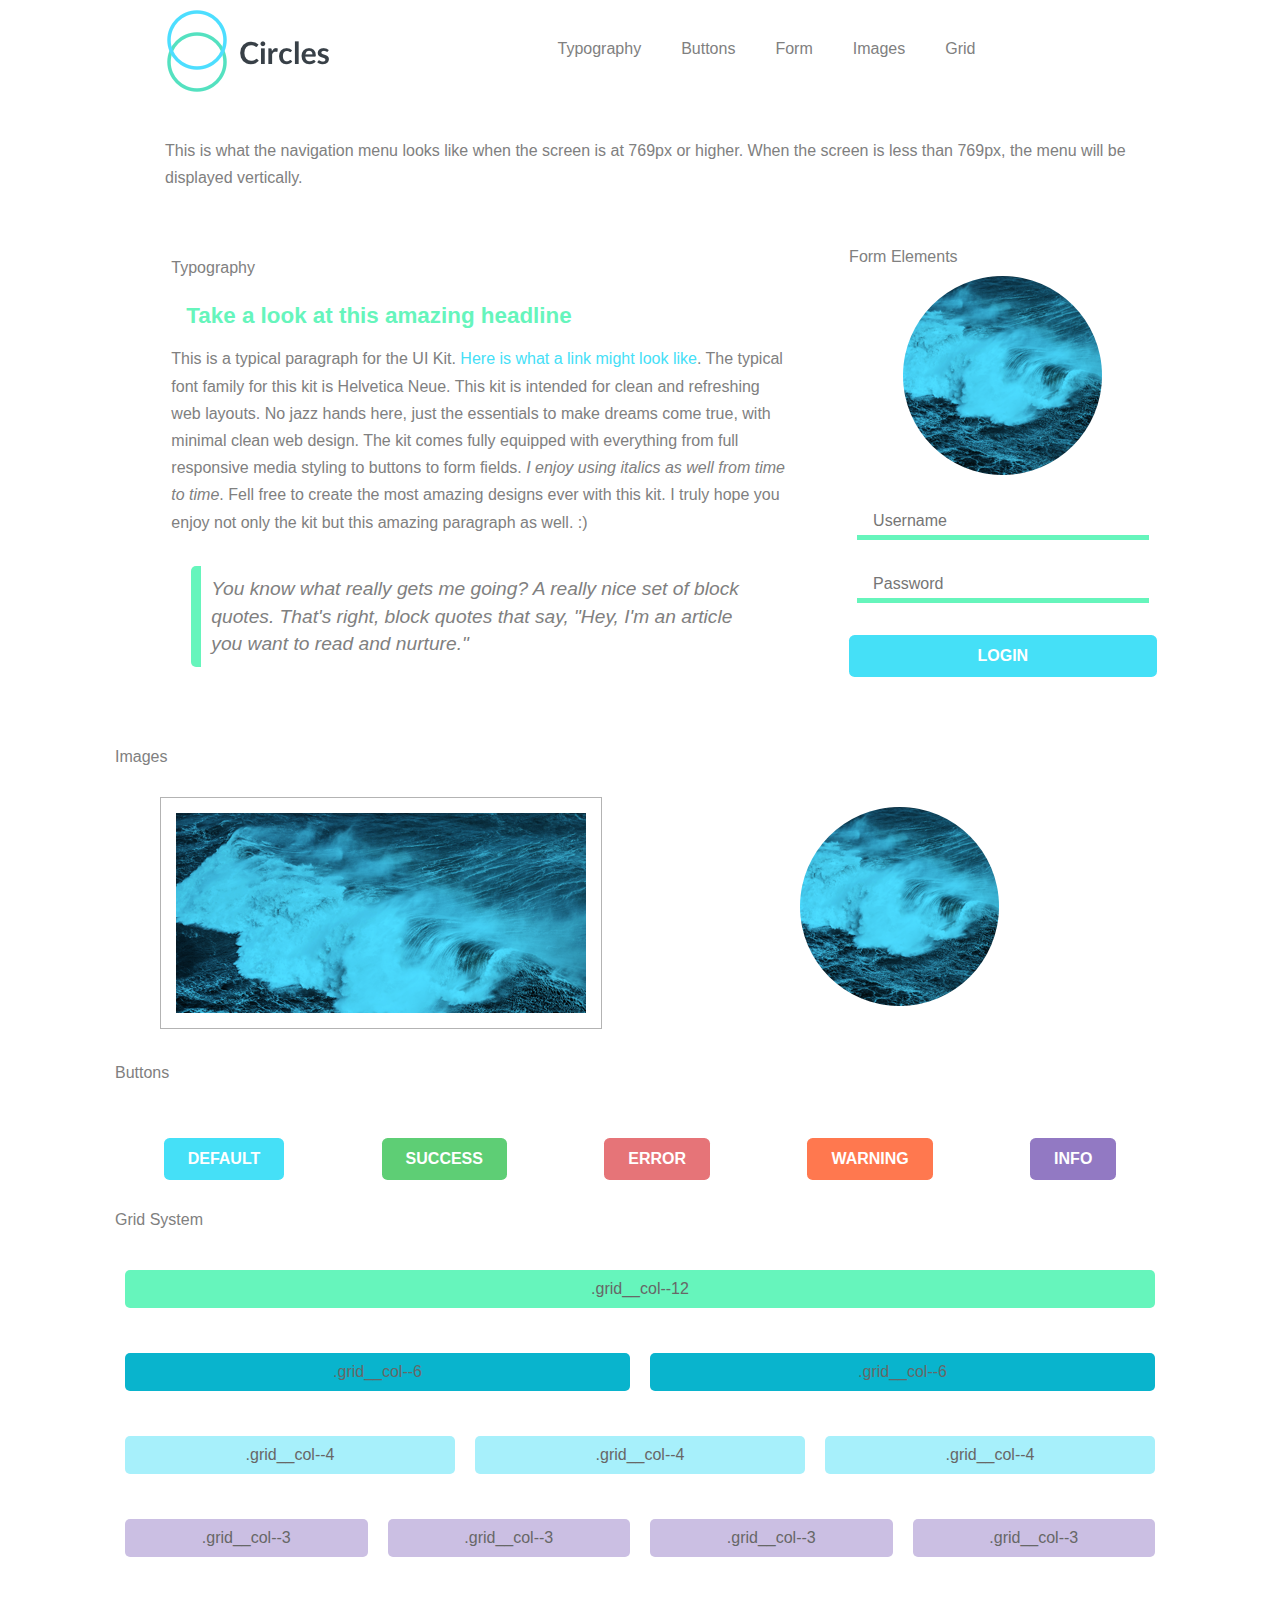
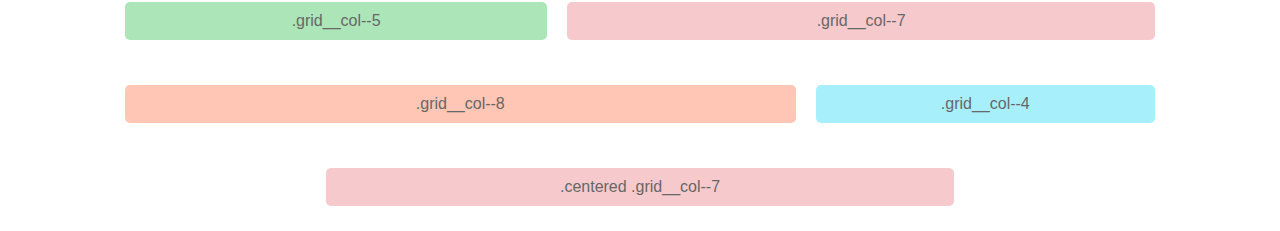
<file: index.html>
<!doctype html>
<html lang="en">

<head>
  <meta charset="utf-8">
  <title>Circles UI Kit</title>
  <meta name="viewport" content="width=device-width, initial-scale=1">
  <link rel="stylesheet" href="css/output.css">
</head>
<!--
    List of classes used

    Grid:
    .container
    .grid__row
    .grid__col--2
    .grid__col--3
    .grid__col--4
    .grid__col--5
    .grid__col--6
    .grid__col--7
    .grid__col--8
    .grid__col--9
    .grid__col--10
    .grid__col--11
    .grid__col--12
    .centered
    .theme__colors

    Typography:
    .container
    .link
    .blockquote
    .headline--primary
    .headline--secondary

    Image:
    .img--logo
    .img--frame
    .img--avatar

    Navigation:
    .nav__item

    Buttons:
    .btn--default
    .btn--success
    .btn--error
    .btn--warning
    .btn--info
    .theme__colors

    Forms:
    .form
    .form__label--hidden
    .form__input

  -->

<body class="container">
  <div class="grid__row">
    <div class="grid__col--3">
      <a class="link" href="/">
          <img class="img--logo" alt="circles logo" src="images/logo.png">
        </a>
    </div>
    <div class="grid__col--9">
      <nav role="navigation">
        <ul class="nav">
          <li class="nav__item"><a href="#type">Typography</a></li>
          <li class="nav__item"><a href="#buttons">Buttons</a></li>
          <li class="nav__item"><a href="#forms">Form</a></li>
          <li class="nav__item"><a href="#images">Images</a></li>
          <li class="nav__item"><a href="#grid">Grid</a></li>
        </ul>
      </nav>
    </div>
  </div>

  <div class="grid__row">
    <div class="grid__col--12">
      <div class="card">
        <p>This is what the navigation menu looks like when the screen is at 769px or higher. When the screen is less than 769px,
          the menu will be displayed vertically.</p>
      </div>
    </div>
  </div>

  <div class="grid__row">
    <div class="grid__col--8">
      <div class="card">
        <h4 id="type" class="headline--secondary">Typography</h4>
        <h1 class="headline--primary">Take a look at this amazing headline</h1>
        <p>This is a typical paragraph for the UI Kit. <a href="#" class="link">Here is what a link might look like</a>. The
          typical font family for this kit is Helvetica Neue. This kit is intended for clean and refreshing web layouts.
          No jazz hands here, just the essentials to make dreams come true, with minimal clean web design. The kit comes
          fully equipped with everything from full responsive media styling to buttons to form fields. <em>I enjoy using italics as well from time to time</em>.
          Fell free to create the most amazing designs ever with this kit. I truly hope you enjoy not only the kit but this
          amazing paragraph as well. :)</p>
        <blockquote class="blockquote">You know what really gets me going? A really nice set of block quotes. That's right, block quotes that say, "Hey,
          I'm an article you want to read and nurture."</blockquote>
      </div>
    </div>
    <div class="grid__col--4">
      <form class="form">
        <legend id="forms" class="headline--secondary">Form Elements</legend>
        <img class="img--avatar" src="images/avatar.png" alt="Avatar">
        <label class="form__label--hidden" for="username">Username:</label>
        <input class="form__input" type="text" id="username" placeholder="Username">
        <label class="form__label--hidden" for="password">Password:</label>
        <input class="form__input" type="password" id="password" placeholder="Password">
        <button class="btn--default theme__colors" type="submit" value="Login">Login</button>
      </form>
    </div>
  </div>

  <h4 id="images" class="headline--secondary">Images</h4>

  <div class="grid__row">
    <div class="grid__col--6">
      <img class="img--frame" src="images/image.png" alt="sample image">
    </div>
    <div class="grid__col--6">
      <img class="img--avatar" src="images/avatar.png" alt="Avatar">
    </div>
  </div>

  <h4 id="buttons" class="headline--secondary">Buttons</h4>

  <div class="grid__row">
    <div class="grid__col--12">
      <button class="btn--default theme__colors">default</button>
      <button class="btn--success theme__colors">success</button>
      <button class="btn--error theme__colors">error</button>
      <button class="btn--warning theme__colors">warning</button>
      <button class="btn--info theme__colors">info</button>
    </div>
  </div>

  <h4 id="grid" class="headline--secondary">Grid System</h4>

  <div class="grid__row">
    <div class="grid__col--12 theme__colors">.grid__col--12</div>
  </div>
  <div class="grid__row">
    <div class="grid__col--6 theme__colors">.grid__col--6</div>
    <div class="grid__col--6 theme__colors">.grid__col--6</div>
  </div>
  <div class="grid__row">
    <div class="grid__col--4 theme__colors">.grid__col--4</div>
    <div class="grid__col--4 theme__colors">.grid__col--4</div>
    <div class="grid__col--4 theme__colors">.grid__col--4</div>
  </div>
  <div class="grid__row">
    <div class="grid__col--3 theme__colors">.grid__col--3</div>
    <div class="grid__col--3 theme__colors">.grid__col--3</div>
    <div class="grid__col--3 theme__colors">.grid__col--3</div>
    <div class="grid__col--3 theme__colors">.grid__col--3</div>
  </div>
  <div class="grid__row">
    <div class="grid__col--5 theme__colors">.grid__col--5</div>
    <div class="grid__col--7 theme__colors">.grid__col--7</div>
  </div>
  <div class="grid__row">
    <div class="grid__col--8 theme__colors">.grid__col--8</div>
    <div class="grid__col--4 theme__colors">.grid__col--4</div>
  </div>
  <div class="grid__row">
    <div class="grid__col--7 theme__colors centered">.centered .grid__col--7</div>
  </div>

</body>

</html>
</file>
<file: css/output.css>
/*! normalize.css v1.1.0 | MIT License | git.io/normalize */
/* ==========================================================================
   HTML5 display definitions
   ========================================================================== */
/**
 * Correct `block` display not defined in IE 6/7/8/9 and Firefox 3.
 */
article,
aside,
details,
figcaption,
figure,
footer,
header,
hgroup,
main,
nav,
section,
summary {
  display: block;
}

/**
 * Correct `inline-block` display not defined in IE 6/7/8/9 and Firefox 3.
 */
audio,
canvas,
video {
  display: inline-block;
  *display: inline;
  *zoom: 1;
}

/**
 * Prevent modern browsers from displaying `audio` without controls.
 * Remove excess height in iOS 5 devices.
 */
audio:not([controls]) {
  display: none;
  height: 0;
}

/**
 * Address styling not present in IE 7/8/9, Firefox 3, and Safari 4.
 * Known issue: no IE 6 support.
 */
[hidden] {
  display: none;
}

/* ==========================================================================
   Base
   ========================================================================== */
/**
 * 1. Correct text resizing oddly in IE 6/7 when body `font-size` is set using
 *    `em` units.
 * 2. Prevent iOS text size adjust after orientation change, without disabling
 *    user zoom.
 */
html {
  font-size: 100%;
  /* 1 */
  -webkit-text-size-adjust: 100%;
  /* 2 */
  -ms-text-size-adjust: 100%;
  /* 2 */
}

/**
 * Address `font-family` inconsistency between `textarea` and other form
 * elements.
 */
html,
button,
input,
select,
textarea {
  font-family: sans-serif;
}

/**
 * Address margins handled incorrectly in IE 6/7.
 */
body {
  margin: 0;
}

/* ==========================================================================
   Links
   ========================================================================== */
/**
 * Address `outline` inconsistency between Chrome and other browsers.
 */
a:focus {
  outline: thin dotted;
}

/**
 * Improve readability when focused and also mouse hovered in all browsers.
 */
a:active,
a:hover {
  outline: 0;
}

/* ==========================================================================
   Typography
   ========================================================================== */
/**
 * Address font sizes and margins set differently in IE 6/7.
 * Address font sizes within `section` and `article` in Firefox 4+, Safari 5,
 * and Chrome.
 */
h1 {
  font-size: 2em;
  margin: 0.67em 0;
}

h2 {
  font-size: 1.5em;
  margin: 0.83em 0;
}

h3 {
  font-size: 1.17em;
  margin: 1em 0;
}

h4 {
  font-size: 1em;
  margin: 1.33em 0;
}

h5 {
  font-size: 0.83em;
  margin: 1.67em 0;
}

h6 {
  font-size: 0.67em;
  margin: 2.33em 0;
}

/**
 * Address styling not present in IE 7/8/9, Safari 5, and Chrome.
 */
abbr[title] {
  border-bottom: 1px dotted;
}

/**
 * Address style set to `bolder` in Firefox 3+, Safari 4/5, and Chrome.
 */
b,
strong {
  font-weight: bold;
}

blockquote {
  margin: 1em 40px;
}

/**
 * Address styling not present in Safari 5 and Chrome.
 */
dfn {
  font-style: italic;
}

/**
 * Address differences between Firefox and other browsers.
 * Known issue: no IE 6/7 normalization.
 */
hr {
  -moz-box-sizing: content-box;
  box-sizing: content-box;
  height: 0;
}

/**
 * Address styling not present in IE 6/7/8/9.
 */
mark {
  background: #ff0;
  color: #000;
}

/**
 * Address margins set differently in IE 6/7.
 */
p,
pre {
  margin: 1em 0;
}

/**
 * Correct font family set oddly in IE 6, Safari 4/5, and Chrome.
 */
code,
kbd,
pre,
samp {
  font-family: monospace, serif;
  _font-family: "courier new", monospace;
  font-size: 1em;
}

/**
 * Improve readability of pre-formatted text in all browsers.
 */
pre {
  white-space: pre;
  white-space: pre-wrap;
  word-wrap: break-word;
}

/**
 * Address CSS quotes not supported in IE 6/7.
 */
q {
  quotes: none;
}

/**
 * Address `quotes` property not supported in Safari 4.
 */
q:before,
q:after {
  content: "";
  content: none;
}

/**
 * Address inconsistent and variable font size in all browsers.
 */
small {
  font-size: 80%;
}

/**
 * Prevent `sub` and `sup` affecting `line-height` in all browsers.
 */
sub,
sup {
  font-size: 75%;
  line-height: 0;
  position: relative;
  vertical-align: baseline;
}

sup {
  top: -0.5em;
}

sub {
  bottom: -0.25em;
}

/* ==========================================================================
   Lists
   ========================================================================== */
/**
 * Address margins set differently in IE 6/7.
 */
dl,
menu,
ol,
ul {
  margin: 1em 0;
}

dd {
  margin: 0 0 0 40px;
}

/**
 * Address paddings set differently in IE 6/7.
 */
menu,
ol,
ul {
  padding: 0 0 0 40px;
}

/**
 * Correct list images handled incorrectly in IE 7.
 */
nav ul,
nav ol {
  list-style: none;
  list-style-image: none;
}

/* ==========================================================================
   Embedded content
   ========================================================================== */
/**
 * 1. Remove border when inside `a` element in IE 6/7/8/9 and Firefox 3.
 * 2. Improve image quality when scaled in IE 7.
 */
img {
  border: 0;
  /* 1 */
  -ms-interpolation-mode: bicubic;
  /* 2 */
}

/**
 * Correct overflow displayed oddly in IE 9.
 */
svg:not(:root) {
  overflow: hidden;
}

/* ==========================================================================
   Figures
   ========================================================================== */
/**
 * Address margin not present in IE 6/7/8/9, Safari 5, and Opera 11.
 */
figure {
  margin: 0;
}

/* ==========================================================================
   Forms
   ========================================================================== */
/**
 * Correct margin displayed oddly in IE 6/7.
 */
form {
  margin: 0;
}

/**
 * Define consistent border, margin, and padding.
 */
fieldset {
  border: 1px solid #c0c0c0;
  margin: 0 2px;
  padding: 0.35em 0.625em 0.75em;
}

/**
 * 1. Correct color not being inherited in IE 6/7/8/9.
 * 2. Correct text not wrapping in Firefox 3.
 * 3. Correct alignment displayed oddly in IE 6/7.
 */
legend {
  border: 0;
  /* 1 */
  padding: 0;
  white-space: normal;
  /* 2 */
  *margin-left: -7px;
  /* 3 */
}

/**
 * 1. Correct font size not being inherited in all browsers.
 * 2. Address margins set differently in IE 6/7, Firefox 3+, Safari 5,
 *    and Chrome.
 * 3. Improve appearance and consistency in all browsers.
 */
button,
input,
select,
textarea {
  font-size: 100%;
  /* 1 */
  margin: 0;
  /* 2 */
  vertical-align: baseline;
  /* 3 */
  *vertical-align: middle;
  /* 3 */
}

/**
 * Address Firefox 3+ setting `line-height` on `input` using `!important` in
 * the UA stylesheet.
 */
button,
input {
  line-height: normal;
}

/**
 * Address inconsistent `text-transform` inheritance for `button` and `select`.
 * All other form control elements do not inherit `text-transform` values.
 * Correct `button` style inheritance in Chrome, Safari 5+, and IE 6+.
 * Correct `select` style inheritance in Firefox 4+ and Opera.
 */
button,
select {
  text-transform: none;
}

/**
 * 1. Avoid the WebKit bug in Android 4.0.* where (2) destroys native `audio`
 *    and `video` controls.
 * 2. Correct inability to style clickable `input` types in iOS.
 * 3. Improve usability and consistency of cursor style between image-type
 *    `input` and others.
 * 4. Remove inner spacing in IE 7 without affecting normal text inputs.
 *    Known issue: inner spacing remains in IE 6.
 */
button,
html input[type=button],
input[type=reset],
input[type=submit] {
  -webkit-appearance: button;
  /* 2 */
  cursor: pointer;
  /* 3 */
  *overflow: visible;
  /* 4 */
}

/**
 * Re-set default cursor for disabled elements.
 */
button[disabled],
html input[disabled] {
  cursor: default;
}

/**
 * 1. Address box sizing set to content-box in IE 8/9.
 * 2. Remove excess padding in IE 8/9.
 * 3. Remove excess padding in IE 7.
 *    Known issue: excess padding remains in IE 6.
 */
input[type=checkbox],
input[type=radio] {
  box-sizing: border-box;
  /* 1 */
  padding: 0;
  /* 2 */
  *height: 13px;
  /* 3 */
  *width: 13px;
  /* 3 */
}

/**
 * 1. Address `appearance` set to `searchfield` in Safari 5 and Chrome.
 * 2. Address `box-sizing` set to `border-box` in Safari 5 and Chrome
 *    (include `-moz` to future-proof).
 */
input[type=search] {
  -webkit-appearance: textfield;
  /* 1 */
  -moz-box-sizing: content-box;
  -webkit-box-sizing: content-box;
  /* 2 */
  box-sizing: content-box;
}

/**
 * Remove inner padding and search cancel button in Safari 5 and Chrome
 * on OS X.
 */
input[type=search]::-webkit-search-cancel-button,
input[type=search]::-webkit-search-decoration {
  -webkit-appearance: none;
}

/**
 * Remove inner padding and border in Firefox 3+.
 */
button::-moz-focus-inner,
input::-moz-focus-inner {
  border: 0;
  padding: 0;
}

/**
 * 1. Remove default vertical scrollbar in IE 6/7/8/9.
 * 2. Improve readability and alignment in all browsers.
 */
textarea {
  overflow: auto;
  /* 1 */
  vertical-align: top;
  /* 2 */
}

/* ==========================================================================
   Tables
   ========================================================================== */
/**
 * Remove most spacing between table cells.
 */
table {
  border-collapse: collapse;
  border-spacing: 0;
}

/* Lists
   ========================================================================== */
/**
 * Remove default list styles, margins and padding.
 */
ol,
ul {
  margin: 0;
  padding: 0;
  list-style: none;
}

/**********
In this file only apply styles to 3 elements: Universal, UL, P
***********/
input {
  border: none;
}

button {
  border: none;
  background-color: white;
}

/**********
Font Variables
***********/
/**********
font sizes
**********/
/**********
Color Variables
***********/
/**********
Breakpoint Variables
#52bab3
***********/
/**********
BEM Mixins
***********/
/**********
font Mixins
***********/
/*********
Color Mixins
***********/
/**********
Placement
***********/
/**********
Media Queries
***********/
/**********
Flexbox Settings
***********/
/**********
Buttons
***********/
.btn--info, .btn--warning, .btn--error, .btn--success, .btn--default {
  color: #fff;
  font-weight: bold;
  text-decoration: none;
  text-transform: uppercase;
  padding: 0.75em 1.5em;
  border-radius: 0.35em;
  margin-left: auto;
  margin-right: auto;
  margin-top: 1.5em;
  border: 0;
}

.container {
  width: 90%;
  max-width: 1050px;
  margin-left: auto;
  margin-right: auto;
}

.grid__col--default {
  background-color: #45e0f7;
}
.grid__col--success {
  background-color: #5ece75;
}
.grid__col--error {
  background-color: #e67478;
}
.grid__col--warning {
  background-color: #ff784f;
}
.grid__col--info {
  background-color: #9279c3;
}
.grid__col--12 {
  background-color: #66f5bc;
}
.grid__col--6 {
  background-color: #09b4cd;
}
.grid__col--4 {
  background-color: #a7f0fb;
}
.grid__col--3 {
  background-color: #cbbfe3;
}
.grid__col--5 {
  background-color: #ace6b8;
}
.grid__col--7 {
  background-color: #f6cacc;
}
.grid__col--8 {
  background-color: #ffc6b5;
}

[class^=grid__col--].theme__colors {
  font-family: Helvetica Neue, sans-serif;
  font-weight: 400;
  color: #676767;
  border-radius: 5px;
  padding: 10px;
  margin: 10px 10px;
}
@media (min-width: 1px) and (Max-width: 768px) {
  [class^=grid__col--].theme__colors {
    text-align: left;
  }
}

[class^=grid__col--]:not(.theme__colors) {
  background-color: white;
}

@media (min-width: 1px) and (Max-width: 768px) {
  .grid__row {
    text-align: center;
    padding-top: 10px;
    margin-top: 10px;
    padding-bottom: 20px;
    margin-bottom: 20px;
    min-width: 90%;
  }
}
@media (min-width: 769px) {
  .grid__row {
    display: flex;
    flex-direction: row;
    justify-content: center;
    text-align: center;
    padding-top: 10px;
    margin-top: 0px;
    padding-bottom: 10px;
    margin-bottom: 5px;
    min-width: 90%;
  }
}
@media (min-width: 769px) {
  .grid__row .grid__col--1 {
    width: 7.2289156627%;
  }
  .grid__row .grid__col--2 {
    width: 15.6626506024%;
  }
  .grid__row .grid__col--3 {
    width: 24.0963855422%;
  }
  .grid__row .grid__col--4 {
    width: 32.5301204819%;
  }
  .grid__row .grid__col--5 {
    width: 40.9638554217%;
  }
  .grid__row .grid__col--6 {
    width: 49.3975903614%;
  }
  .grid__row .grid__col--7 {
    width: 57.8313253012%;
  }
  .grid__row .grid__col--8 {
    width: 66.265060241%;
  }
  .grid__row .grid__col--9 {
    width: 74.6987951807%;
  }
  .grid__row .grid__col--10 {
    width: 83.1325301205%;
  }
  .grid__row .grid__col--11 {
    width: 91.5662650602%;
  }
  .grid__row .grid__col--12 {
    width: 100%;
  }
}

@media (min-width: 1px) and (Max-width: 768px) {
  [class^=gid__col--] {
    margin-top: em(12px);
    margin-bottom: em(12px);
    display: flex;
    flex-direction: column;
  }
}
@media (min-width: 769px) {
  [class^=gid__col--] {
    float: left;
    min-height: 1px;
    padding-left: 10px;
    padding-right: 10px;
  }
  [class^=gid__col--] + [class^=gid__col--] {
    margin-left: 1.2048192771%;
  }
  [class^=gid__col--]:last-of-type {
    float: right;
  }
}

.card {
  margin-left: 50px;
  margin-right: 30px;
}

@media (min-width: 769px) {
  .grid__col--12 {
    display: flex;
    justify-content: space-around;
  }
}

.card {
  font-family: Helvetica Neue, sans-serif;
  font-weight: 300;
  color: grey;
  font-size: 1em;
  line-height: 1.7em;
  text-align: left;
}

.headline--primary {
  font-family: Helvetica Neue, sans-serif;
  font-weight: 700;
  color: #66f5bc;
  font-size: 1.4em;
  text-align: left;
  padding-left: 15px;
  max-width: 75%;
}

.headline--secondary {
  font-family: Helvetica Neue, sans-serif;
  font-weight: 100;
  color: grey;
  font-size: 1em;
  text-align: left;
}

.blockquote {
  font-family: Helvetica Neue, sans-serif;
  font-weight: 300;
  color: grey;
  font-size: 1.2em;
  text-align: left;
  border-radius: 5px;
  border-left: 10px solid #66f5bc;
  margin: 30px 20px 50px 20px;
  padding: 0.5em 10px;
  font-style: italic;
}

.nav__item a {
  font-family: Helvetica Neue, sans-serif;
  font-weight: 300;
  color: grey;
  text-align: left;
  text-decoration: none;
}
.nav__item a:hover {
  color: white;
}

.link {
  color: #45e0f7;
  text-decoration: none;
}

.form__input {
  font-family: Helvetica Neue, sans-serif;
  font-weight: 400;
  color: #4d4d4d;
  text-align: left;
  border-bottom: 5px solid #66f5bc;
  border-top: 0;
  border-left: 0;
  border-right: 0;
  padding-bottom: 5px;
  padding-left: 20px;
}

.form__label--hidden {
  visibility: hidden;
}

.nav {
  padding: 10px;
  margin: 10px;
}
@media (min-width: 769px) {
  .nav {
    display: flex;
    flex-direction: row;
    justify-content: center;
    text-align: center;
    padding-top: 10px;
    margin-top: 0px;
    padding-bottom: 10px;
    margin-bottom: 5px;
    min-width: 90%;
  }
}
.nav__item {
  padding: 10px;
  margin: 10px;
}
.nav__item:hover {
  background-color: #66f5bc;
  border-radius: 0.35em;
  padding: 10px;
}

.img {
  max-width: 90%;
}
.img--avatar {
  margin: 10px auto;
}
.img--frame {
  border: 1px solid #b3b3b3;
  padding: 15px;
}

.btn--default {
  background-color: #45e0f7;
}
.btn--success {
  background-color: #5ece75;
}
.btn--error {
  background-color: #e67478;
}
.btn--warning {
  background-color: #ff784f;
}
.btn--info {
  background-color: #9279c3;
}
.btn--12 {
  background-color: #66f5bc;
}
.btn--6 {
  background-color: #09b4cd;
}
.btn--4 {
  background-color: #a7f0fb;
}
.btn--3 {
  background-color: #cbbfe3;
}
.btn--5 {
  background-color: #ace6b8;
}
.btn--7 {
  background-color: #f6cacc;
}
.btn--8 {
  background-color: #ffc6b5;
}
@media (min-width: 1px) and (Max-width: 768px) {
  [class^=btn--] {
    width: 100%;
  }
}

.form {
  display: flex;
  flex-direction: column;
  width: 100%;
}
@media (min-width: 769px) {
  .form {
    width: 90%;
    padding-top: 1em;
    padding-left: 2em;
  }
  .form__input {
    padding-left: 1em;
    padding-right: 1em;
    margin: 0.5em;
  }
  .form .btn--default {
    width: 100%;
  }
}

/*# sourceMappingURL=output.css.map */
</file>
